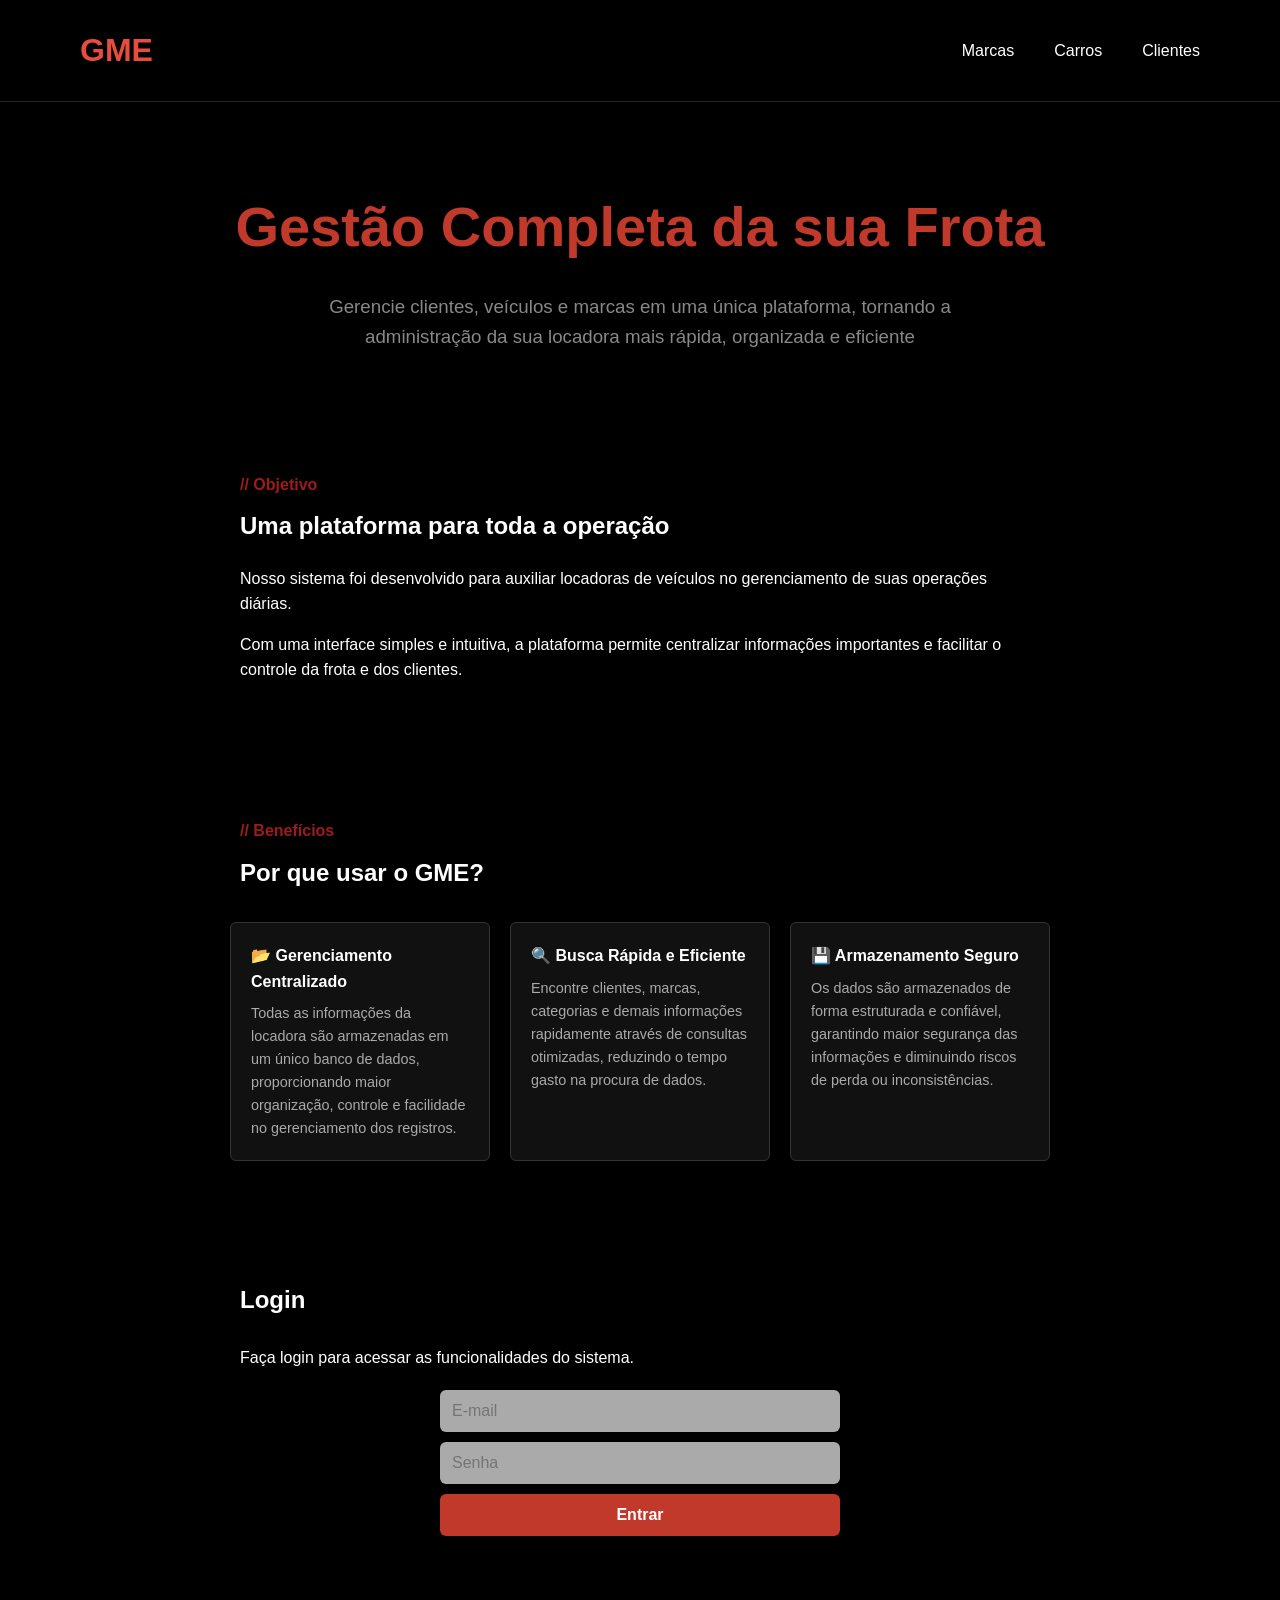
<file: index.html>
<!DOCTYPE html>
<html lang="pt-BR">

<head>
    <meta charset="UTF-8">
    <meta name="viewport" content="width=device-width, initial-scale=1.0">
    <title>GME Home</title>
    <link rel="stylesheet" href="assets/css/home.css">
</head>

<body>
    <div id="main">
        <div class="cabecalho-menu">
            <div class="logo">
                <a href="index.html">GME</a>
            </div>
            <div>
                <div><a href="marcas.html">Marcas</a></div>
                <div><a href="categorias.html">Carros</a></div>
                <div><a href="clientes.html">Clientes</a></div>
            </div>
        </div>
        <div class="caixa-titlo-home">
            <h1>Gestão Completa da sua Frota</h1>
        </div>
        <div class="ciaxa-descricao-titulo">
            <h3>Gerencie clientes, veículos e marcas em uma única plataforma, tornando a administração da sua locadora
                mais rápida, organizada e eficiente</h3>
        </div>
        <div class="cixa-objetivo">
            <div>
                <h4>// Objetivo</h4>
            </div>
            <div>
                <h2>Uma plataforma para toda a operação</h2>
            </div>
            <div>
                <div>
                    <p>Nosso sistema foi desenvolvido para auxiliar locadoras de veículos no gerenciamento de suas
                        operações diárias.</p>
                </div>
                <div>
                    <p>Com uma interface simples e intuitiva, a plataforma permite centralizar informações importantes e
                        facilitar o controle da frota e dos clientes.</p>
                </div>
            </div>
        </div>
        <div class="caixa-benefios">
            <div>
                <h4>// Benefícios</h4>
            </div>
            <div>
                <h2>Por que usar o GME?</h2>
            </div>
            <div class="cards-benefios">
                <div class="card-beneficio">
                    <h3>📂 Gerenciamento Centralizado</h3>
                    <p>Todas as informações da locadora são armazenadas em um único banco de dados, proporcionando maior
                        organização, controle e facilidade no gerenciamento dos registros.</p>
                </div>
                <div class="card-beneficio">
                    <h3>🔍 Busca Rápida e Eficiente</h3>
                    <p>Encontre clientes, marcas, categorias e demais informações rapidamente através de consultas
                        otimizadas, reduzindo o tempo gasto na procura de dados.</p>
                </div>
                <div class="card-beneficio">
                    <h3>💾 Armazenamento Seguro</h3>
                    <p>Os dados são armazenados de forma estruturada e confiável, garantindo maior segurança das
                        informações e diminuindo riscos de perda ou inconsistências.</p>
                </div>
            </div>
        </div>
        <div id="div-login" class="login-div">
            <h2>Login</h2>
            <p>Faça login para acessar as funcionalidades do sistema.</p>
            <div class="login-box">
                <input type="email" placeholder="E-mail">
                <input type="password" placeholder="Senha">
                <button onclick="loginRealizado()">Entrar</button>
            </div>
        </div>
    </div>

    <script src="assets/js/home.js"></script>
</body>

</html>
</file>
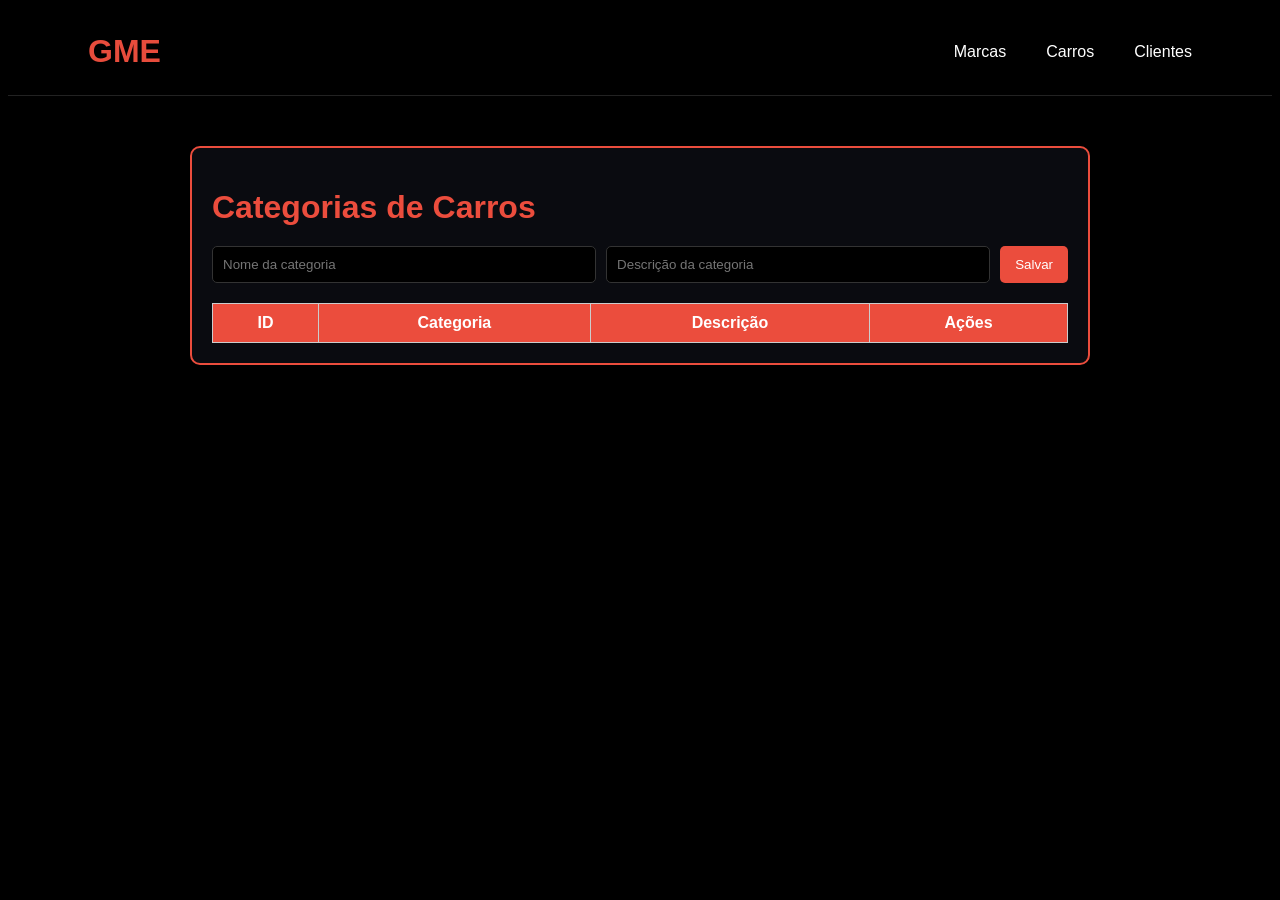
<file: categorias.html>
<!DOCTYPE html>
<html lang="pt-BR">

<head>
    <meta charset="UTF-8">
    <meta name="viewport" content="width=device-width, initial-scale=1.0">
    <title>CRUD Categorias</title>
    <link rel="stylesheet" href="assets/css/categoria.css">
</head>

<body>

    <header class="cabecalho-menu">

        <div class="logo">
            <a href="index.html">GME</a>
        </div>

        <nav>
            <div>
                <a href="marcas.html">Marcas</a>
            </div>

            <div>
                <a href="categorias.html">Carros</a>
            </div>

            <div>
                <a href="clientes.html">Clientes</a>
            </div>
        </nav>

    </header>

    <div id="titlo-home"></div>
    </div>

    <div class="container">

        <h1>Categorias de Carros</h1>

        <form>
            <input type="text" id="campo-nome" placeholder="Nome da categoria">

            <input type="text" id="campo-descricao" placeholder="Descrição da categoria">

            <button class="botao-salvar">
                Salvar
            </button>
        </form>

        <table>
            <thead>
                <tr>
                    <th>ID</th>
                    <th>Categoria</th>
                    <th>Descrição</th>
                    <th>Ações</th>
                </tr>
            </thead>

            <tbody id="categorias">

            </tbody>
        </table>

    </div>

    <script src="assets/js/categorias.js"></script>

</body>

</html>
</file>
<file: assets/css/home.css>
/* Reset */
* {
    margin: 0;
    padding: 0;
    box-sizing: border-box;
}

body {
    background-color: #000;
    color: #fff;
    font-family: Arial, Helvetica, sans-serif;
    line-height: 1.6;
}

#main {
    width: 100%;
}

/* Links */
a {
    text-decoration: none;
    color: inherit;
}

a:visited {
    color: inherit;
}

/* Cabeçalho */

.cabecalho-menu {
    display: flex;
    justify-content: space-between;
    align-items: center;

    padding: 25px 80px;
    border-bottom: 1px solid #222;
}

.cabecalho-menu > div:last-child {
    display: flex;
    gap: 40px;
}

.logo a {
    font-size: 2rem;
    font-weight: bold;
    color: #e74c3c;
}

/* Hero */

.caixa-titlo-home {
    display: flex;
    justify-content: center;

    margin-top: 80px;
}

.caixa-titlo-home h1 {
    font-size: 3.5rem;
    text-align: center;
    color: #c0392b;
}

.ciaxa-descricao-titulo {
    display: flex;
    justify-content: center;

    margin-top: 20px;
}

.ciaxa-descricao-titulo h3 {
    width: 700px;
    color: #888;
    text-align: center;
    font-weight: normal;
}

/* Seções */

.cixa-objetivo,
.caixa-benefios,
.login-div {
    display: flex;
    justify-content: center;

    margin-top: 120px;
}

.cixa-objetivo,
.caixa-benefios {
    flex-direction: column;
    align-items: center;
}

/* Largura padrão do conteúdo */

.cixa-objetivo > div,
.caixa-benefios > div,
.login-div > * {
    width: 800px;
}

/* Textos */

.cixa-objetivo h4,
.caixa-benefios h4 {
    color: #9c1b1b;
    margin-bottom: 10px;
}

.cixa-objetivo h2,
.caixa-benefios h2,
.login-div h2 {
    margin-bottom: 20px;
}

.cixa-objetivo p,
.caixa-benefios p {
    margin-bottom: 15px;
}

/* Benefícios */

.caixa-benefios h3 {
    margin-top: 30px;
    margin-bottom: 10px;
}

/* Cards de benefícios */

.caixa-benefios .cards-benefios {
    display: flex;
    flex-wrap: wrap;
    justify-content: center;
    gap: 20px;
    width: 100%;
    margin-top: 10px;
}

.card-beneficio {
    flex: 1 1 220px;
    max-width: 260px;
    background-color: #111;
    border: 1px solid #333;
    border-radius: 6px;
    padding: 20px;
}

.card-beneficio h3 {
    font-size: 1rem;
    margin-bottom: 8px;
    margin-top: 0;
}

.card-beneficio p {
    font-size: 0.9rem;
    color: #aaa;
    margin-bottom: 0;
}

/* Login */

.login-div {
    flex-direction: column;
    align-items: center;

    margin-bottom: 120px;
}

.login-div p {
    width: 800px;
    margin-top: 5px;
    margin-bottom: 20px;
}

.login-box {
    width: 400px;

    display: flex;
    flex-direction: column;
    gap: 10px;
}

.login-box input {
    padding: 12px;

    border: none;
    border-radius: 6px;

    font-size: 1rem;

    background-color: #aaa;
}

.login-box button {
    padding: 12px;

    border: none;
    border-radius: 6px;

    cursor: pointer;

    font-size: 1rem;
    font-weight: bold;

    background-color: #c0392b;
    color: #ffffff;
}

/* Responsividade */

@media (max-width: 900px) {

    .cabecalho-menu {
        padding: 20px;
    }

    .cabecalho-menu > div:last-child {
        gap: 20px;
    }

    .cixa-objetivo > div,
    .caixa-benefios > div,
    .login-div > *,
    .ciaxa-descricao-titulo h3 {
        width: 90%;
    }

    .caixa-titlo-home h1 {
        font-size: 2.5rem;
    }

    .login-box {
        width: 90%;
    }
}

.hidden {
    display: none;
}
</file>
<file: assets/css/categoria.css>
.cabecalho-menu {
    display: flex;
    justify-content: space-between;
    align-items: center;

    padding: 25px 80px;
    border-bottom: 1px solid #222;
}

.cabecalho-menu nav {
    display: flex;
    gap: 40px;
}

.logo a {
    font-size: 2rem;
    font-weight: bold;
    color: #e74c3c;
}

a {
    text-decoration: none;
    color: white;
}

* {
    box-sizing: border-box;
    font-family: Arial, Helvetica, sans-serif;
}

body {
    background: #000000;
    color: #D3D3D3;
}

.container {
    max-width: 900px;
    margin: 50px auto;
    background: #0A0B10;
    padding: 20px;
    border: 2px solid #EB4D3D;
    border-radius: 10px;
}

h1 {
    color: #EB4D3D;
    margin-bottom: 20px;
}

form {
    display: flex;
    gap: 10px;
    margin-bottom: 20px;
}

input {
    flex: 1;
    padding: 10px;

    background: #000000;
    color: #D3D3D3;

    border: 1px solid #333;
    border-radius: 5px;
}

button {
    padding: 10px 15px;
    cursor: pointer;
    border-radius: 5px;
}


.botao-salvar {
    background: #EB4D3D;
    color: white;
    border: none;
}

.botao-editar {
    background: #D3D3D3;
    color: #000;
    border: none;
    padding: 8px;
    margin-right: 5px;
}

.botao-apagar {
    background: #EB4D3D;
    color: #fff;
    border: none;
    padding: 8px;
}

table {
    width: 100%;
    border-collapse: collapse;
}

th,
td {
    border: 1px solid #ccc;
    padding: 10px;
    text-align: center;
}

td {
    border: 1px solid #333;
    padding: 10px;
    text-align: center;
    color: #D3D3D3;
}

th {
    background: #EB4D3D;
    color: white;
}
</file>
